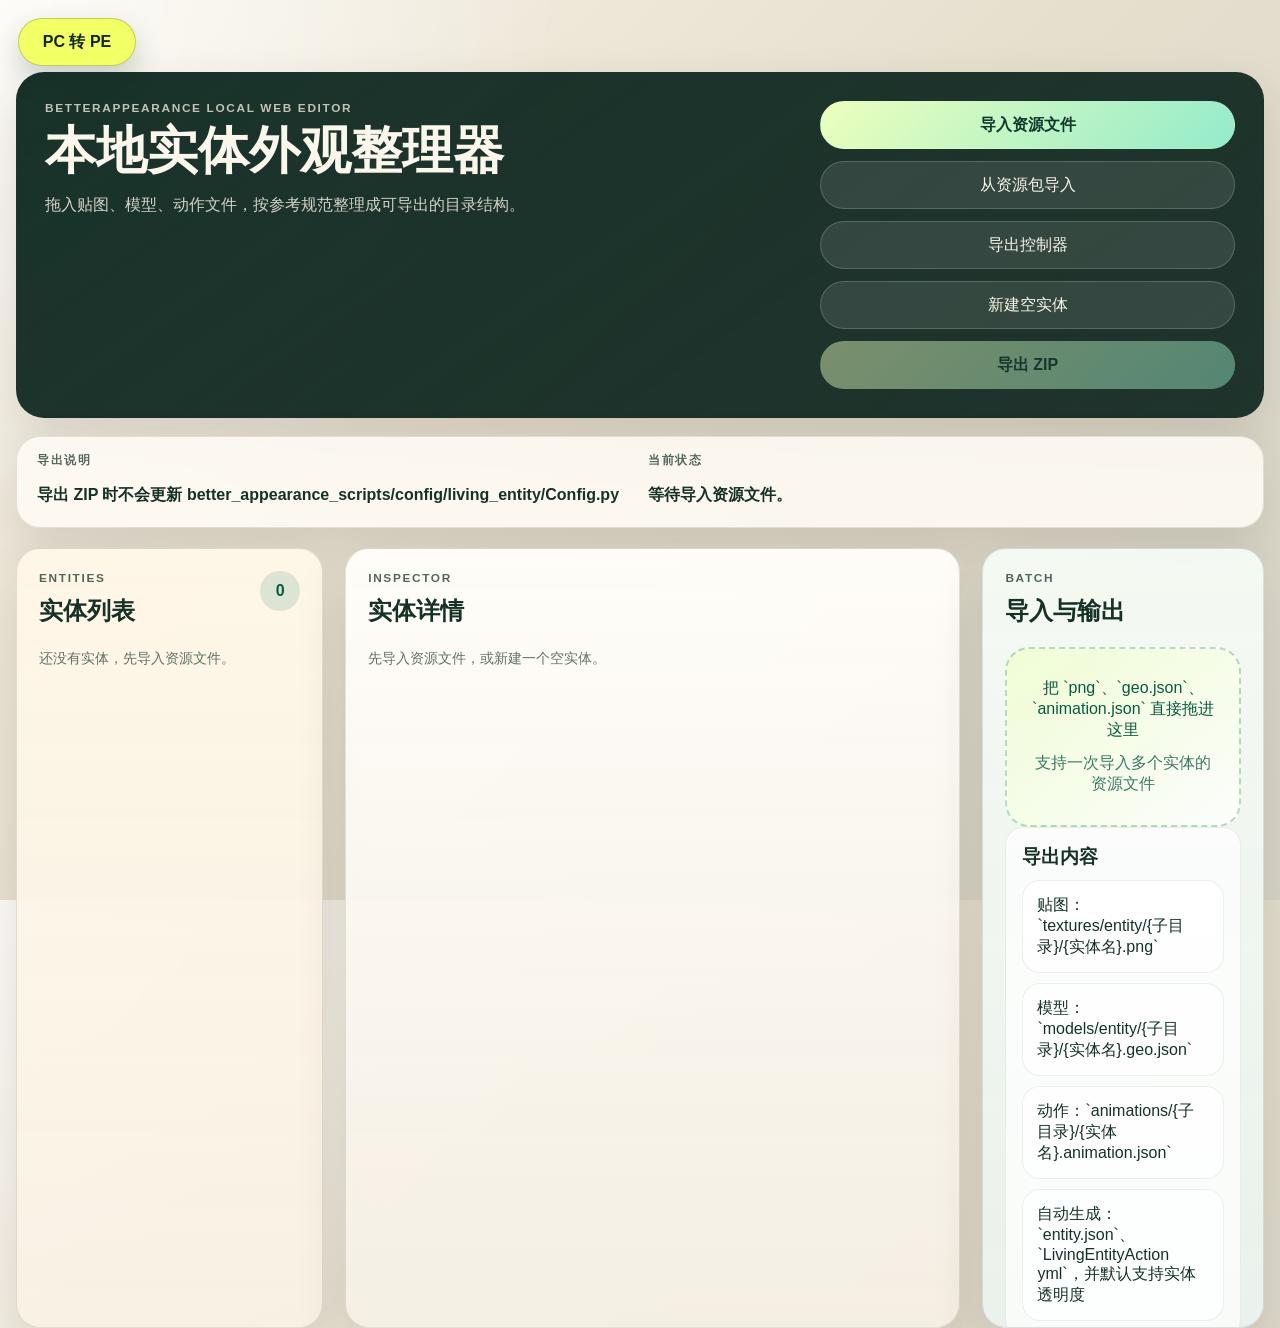
<file: index.html>
<!DOCTYPE html>
<html lang="zh-CN">
<head>
    <meta charset="utf-8">
    <meta name="viewport" content="width=device-width, initial-scale=1">
    <title>BetterAppearance 本地资源整理器</title>
    <link rel="stylesheet" href="./styles.css?v=export-format-1122-20260630">
</head>
<body class="editor-page">
    <div class="app-shell">
        <nav class="global-toolbar" aria-label="全局工具">
            <a class="button secondary global-tool-button" href="./pc-to-pe.html" target="_blank" rel="noopener">PC 转 PE</a>
        </nav>

        <header class="hero">
            <div class="hero-copy">
                <p class="eyebrow">BetterAppearance Local Web Editor</p>
                <h1>本地实体外观整理器</h1>
                <p class="hero-text">
                    拖入贴图、模型、动作文件，按参考规范整理成可导出的目录结构。
                </p>
            </div>
            <div class="hero-actions">
                <label class="button primary file-button">
                    导入资源文件
                    <input id="resourceInput" type="file" multiple accept=".png,.json">
                </label>
                <label class="button secondary file-button">
                    从资源包导入
                    <input id="resourcePackInput" type="file" webkitdirectory directory multiple>
                </label>
                <button id="exportUseControllersButton" class="button secondary" type="button">导出控制器</button>
                <button id="newEntityButton" class="button secondary" type="button">新建空实体</button>
                <button id="exportButton" class="button primary" type="button">导出 ZIP</button>
            </div>
        </header>

        <section class="status-strip">
            <div class="status-block">
                <span class="status-label">导出说明</span>
                <strong id="projectStatus">最新版组件已经不需要更新 better_appearance_beh\better_appearance_scripts\config\living_entity\Config.py</strong>
            </div>
            <div class="status-block">
                <span class="status-label">当前状态</span>
                <strong id="statusText">等待导入资源文件。</strong>
            </div>
        </section>

        <main class="workspace">
            <aside class="panel panel-list">
                <div class="panel-head">
                    <div>
                        <p class="panel-kicker">Entities</p>
                        <h2>实体列表</h2>
                    </div>
                    <span id="entityCount" class="count-badge">0</span>
                </div>
                <ul id="entityList" class="entity-list"></ul>
            </aside>

            <section class="panel panel-detail">
                <div class="panel-head">
                    <div>
                        <p class="panel-kicker">Inspector</p>
                        <h2>实体详情</h2>
                    </div>
                </div>
                <div id="inspector" class="inspector empty-state">
                    先导入资源文件，或新建一个空实体。
                </div>
            </section>

            <aside class="panel panel-drop">
                <div class="panel-head">
                    <div>
                        <p class="panel-kicker">Batch</p>
                        <h2>导入与输出</h2>
                    </div>
                </div>

                <div id="dropZone" class="drop-zone" tabindex="0">
                    <p>把 `png`、`geo.json`、`animation.json` 直接拖进这里</p>
                    <span>支持一次导入多个实体的资源文件</span>
                </div>

                <section class="info-card">
                    <h3>导出内容</h3>
                    <ul class="simple-list">
                        <li>贴图：`textures/entity/{子目录}/{实体名}.png`</li>
                        <li>模型：`models/entity/{子目录}/{实体名}.geo.json`</li>
                        <li>动作：`animations/{子目录}/{实体名}.animation.json`</li>
                        <li>自动生成：`entity.json`、`LivingEntityAction yml`，并默认支持实体透明度</li>
                    </ul>
                </section>

                <section class="info-card">
                    <h3>输出预览</h3>
                    <div id="outputPreview" class="output-preview">选中实体后可查看输出路径。</div>
                </section>

                <section class="info-card">
                    <h3>最近消息</h3>
                    <ul id="messageList" class="message-list"></ul>
                </section>
            </aside>
        </main>
    </div>

    <input id="assignInput" type="file" hidden>

    <script src="./vendor/jszip.min.js"></script>
    <script src="./controller-manifest.js"></script>
    <script src="./app.js?v=body-root-conflict-fix-20260702"></script>
</body>
</html>
</file>
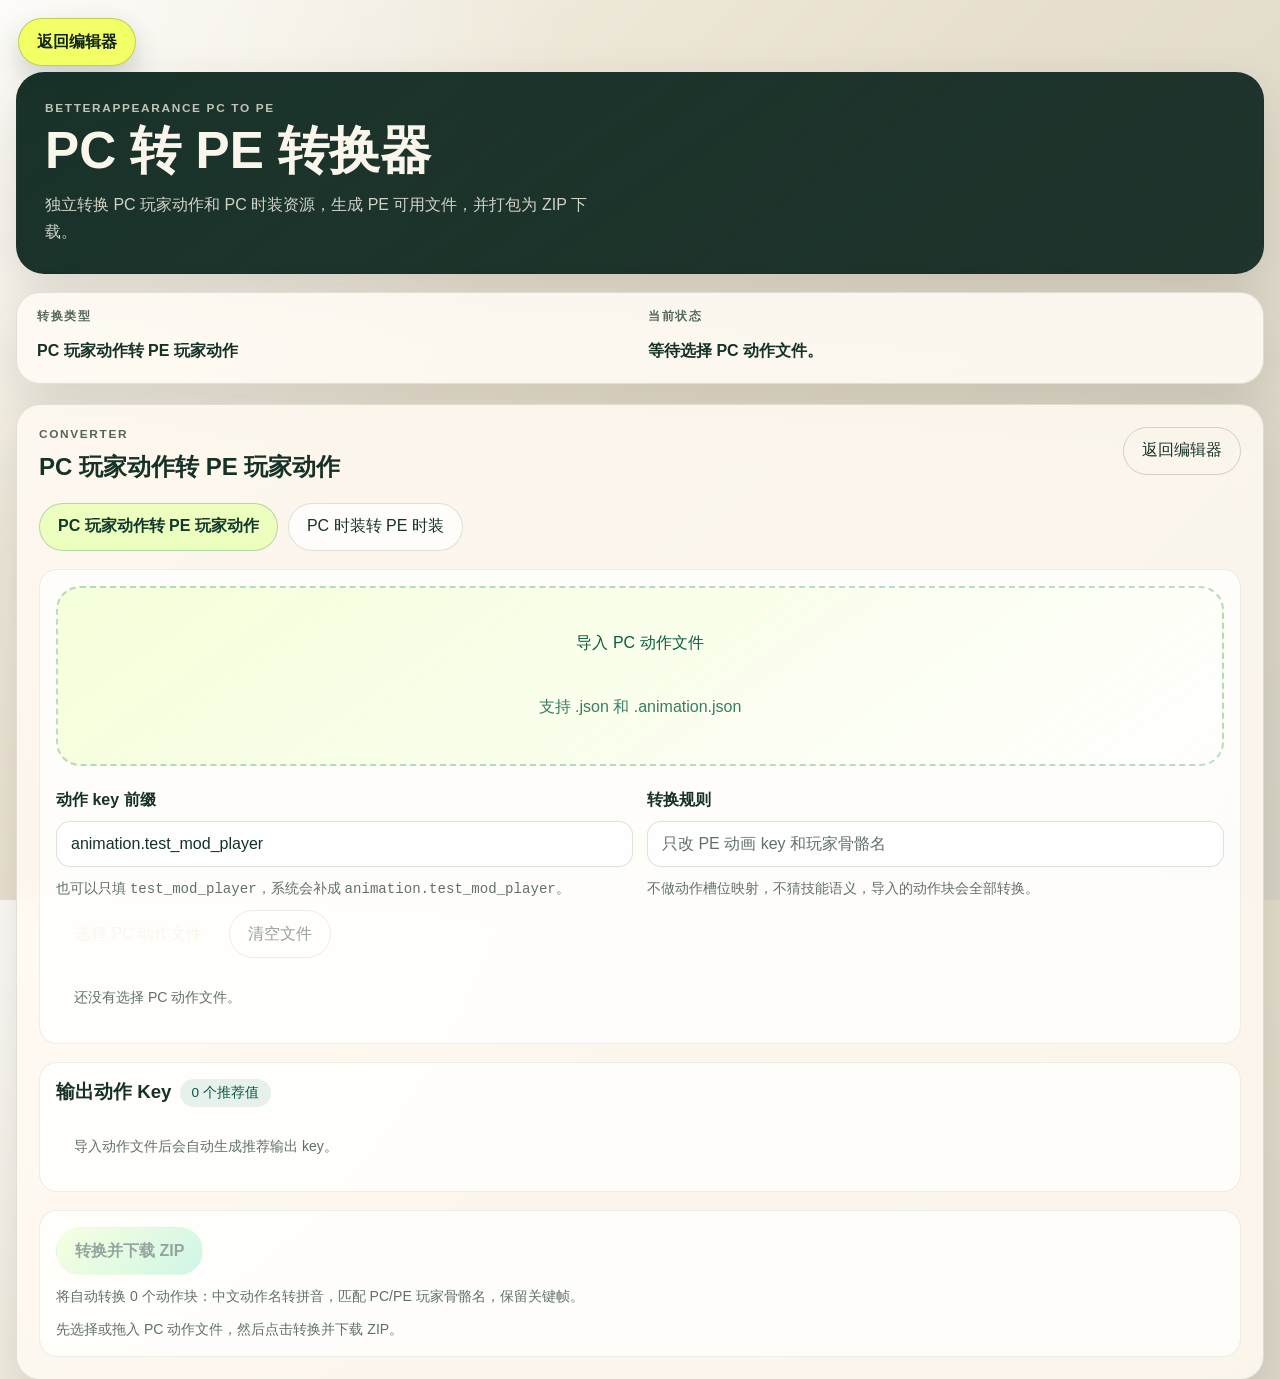
<file: pc-to-pe.html>
<!DOCTYPE html>
<html lang="zh-CN">
<head>
    <meta charset="utf-8">
    <meta name="viewport" content="width=device-width, initial-scale=1">
    <title>PC 转 PE 转换器</title>
    <link rel="stylesheet" href="./styles.css">
</head>
<body>
    <div class="app-shell">
        <nav class="global-toolbar" aria-label="全局工具">
            <a class="button secondary global-tool-button" href="./index.html">返回编辑器</a>
        </nav>

        <header class="hero hero-single">
            <div class="hero-copy">
                <p class="eyebrow">BetterAppearance PC To PE</p>
                <h1>PC 转 PE 转换器</h1>
                <p class="hero-text">
                    独立转换 PC 玩家动作和 PC 时装资源，生成 PE 可用文件，并打包为 ZIP 下载。
                </p>
            </div>
        </header>

        <section class="status-strip">
            <div class="status-block">
                <span class="status-label">转换类型</span>
                <strong id="converterTypeText">PC 玩家动作转 PE 玩家动作</strong>
            </div>
            <div class="status-block">
                <span class="status-label">当前状态</span>
                <strong id="converterStatusText">等待选择 PC 动作文件。</strong>
            </div>
        </section>

        <main class="converter-workspace">
            <div id="converterRoot"></div>
        </main>
    </div>

    <input id="pcActionInput" type="file" multiple accept=".json,.animation.json" hidden>
    <input id="pcCostumeInput" type="file" multiple accept=".png,.json,.geo.json,.animation.json" hidden>

    <script src="./vendor/jszip.min.js"></script>
    <script src="./vendor/pinyin-pro.js"></script>
    <script src="./pc-to-pe-core.js?v=armor-split-20260812"></script>
    <script src="./pc-to-pe.js?v=armor-split-20260812"></script>
</body>
</html>
</file>
<file: styles.css>
:root {
    --bg-accent: radial-gradient(circle at top left, rgba(255, 255, 255, 0.75), transparent 36%),
        linear-gradient(135deg, #f7f2e6 0%, #e6dfce 50%, #d7d4c7 100%);
    --panel-border: rgba(24, 47, 38, 0.12);
    --text: #163227;
    --text-soft: #617168;
    --text-inverse: #fbf6ec;
    --accent: #0c7c59;
    --accent-strong: #0a5a42;
    --accent-soft: rgba(12, 124, 89, 0.14);
    --danger: #a53f2b;
    --danger-soft: rgba(165, 63, 43, 0.12);
    --shadow: 0 20px 50px rgba(47, 43, 31, 0.14);
    --radius: 24px;
    --grid-gap: 22px;
    --side-panel-left: clamp(280px, 24vw, 340px);
    --side-panel-right: clamp(260px, 22vw, 300px);
    --font-sans: "Bahnschrift", "Segoe UI Variable", "Microsoft YaHei UI", sans-serif;
}

* {
    box-sizing: border-box;
}

html,
body {
    height: 100%;
}

body {
    margin: 0;
    font-family: var(--font-sans);
    color: var(--text);
    background: var(--bg-accent);
}

body.editor-page {
    overflow: auto;
}

button,
input,
select {
    font: inherit;
}

.app-shell {
    width: min(1440px, calc(100vw - 32px));
    margin: 72px auto 28px;
}

.editor-page .app-shell {
    width: calc(100vw - 32px);
    min-height: calc(100vh - 100px);
    display: flex;
    flex-direction: column;
}

.hero,
.status-strip,
.panel {
    border: 1px solid var(--panel-border);
    box-shadow: var(--shadow);
}

.hero {
    display: grid;
    grid-template-columns: minmax(0, 1.8fr) minmax(320px, 1fr);
    gap: 28px;
    padding: 28px;
    border-radius: 28px;
    background:
        linear-gradient(145deg, rgba(20, 46, 37, 0.98), rgba(10, 33, 26, 0.9)),
        linear-gradient(120deg, rgba(255, 255, 255, 0.18), transparent 45%);
    color: var(--text-inverse);
}

.hero-copy:last-child {
    max-width: 820px;
}

.hero.hero-single {
    grid-template-columns: minmax(0, 1fr);
}

.eyebrow,
.panel-kicker,
.status-label {
    margin: 0 0 10px;
    text-transform: uppercase;
    letter-spacing: 0.14em;
    font-size: 0.74rem;
    font-weight: 700;
    opacity: 0.74;
}

.hero h1,
.panel-head h2 {
    margin: 0;
}

.hero h1 {
    font-size: clamp(2rem, 4vw, 3.2rem);
    line-height: 1;
}

.hero-text {
    max-width: 62ch;
    margin: 16px 0 0;
    color: rgba(251, 246, 236, 0.82);
    line-height: 1.65;
}

.hero-actions {
    display: grid;
    align-content: start;
    gap: 12px;
}

.button {
    appearance: none;
    display: inline-flex;
    align-items: center;
    justify-content: center;
    gap: 8px;
    min-height: 48px;
    padding: 0 18px;
    border-radius: 999px;
    border: 1px solid transparent;
    cursor: pointer;
    text-decoration: none;
    transition: transform 180ms ease, background-color 180ms ease, border-color 180ms ease, color 180ms ease;
}

.button:hover {
    transform: translateY(-1px);
}

.button.primary {
    background: linear-gradient(135deg, #ecffbd 0%, #94ebcb 100%);
    color: #12392d;
    font-weight: 700;
}

.button.secondary {
    background: rgba(255, 255, 255, 0.1);
    color: var(--text-inverse);
    border-color: rgba(255, 255, 255, 0.18);
}

.button.secondary.is-active {
    background: rgba(236, 255, 189, 0.92);
    color: #12392d;
    border-color: rgba(236, 255, 189, 0.72);
    font-weight: 700;
}

.global-toolbar {
    position: fixed;
    top: 18px;
    left: 18px;
    z-index: 20;
}

.button.global-tool-button {
    min-width: 118px;
    background: #f2ff65;
    color: #10261e;
    border-color: rgba(16, 38, 30, 0.22);
    box-shadow: 0 12px 28px rgba(16, 38, 30, 0.2);
    font-weight: 800;
}

.button.global-tool-button:hover {
    background: #dfff32;
}

.button.ghost {
    background: transparent;
    color: var(--text);
    border-color: rgba(17, 47, 38, 0.18);
}

.button.danger {
    background: var(--danger-soft);
    color: var(--danger);
    border-color: rgba(165, 63, 43, 0.18);
}

.button:disabled {
    opacity: 0.45;
    cursor: not-allowed;
    transform: none;
}

.startup-overlay {
    position: fixed;
    inset: 0;
    z-index: 50;
    display: grid;
    place-items: center;
    padding: 24px;
    background: rgba(12, 30, 24, 0.58);
    backdrop-filter: blur(14px);
}

.startup-overlay[hidden] {
    display: none;
}

.startup-card {
    width: min(560px, calc(100vw - 32px));
    padding: 28px;
    border-radius: 28px;
    border: 1px solid rgba(255, 255, 255, 0.18);
    background: linear-gradient(180deg, rgba(255, 252, 245, 0.98), rgba(246, 241, 232, 0.96));
    box-shadow: 0 30px 80px rgba(0, 0, 0, 0.2);
}

.startup-card h2 {
    margin: 0;
}

.startup-text {
    margin: 16px 0 22px;
    color: var(--text-soft);
    line-height: 1.7;
}

.startup-hint {
    margin: 0 0 8px;
    font-size: 0.82rem;
    font-weight: 700;
    letter-spacing: 0.08em;
    text-transform: uppercase;
    color: var(--text-soft);
}

.startup-path {
    display: block;
    margin-bottom: 20px;
    padding: 12px 14px;
    border-radius: 16px;
    background: rgba(22, 50, 39, 0.08);
    color: var(--text);
    line-height: 1.6;
    white-space: normal;
    word-break: break-all;
}

.file-button input {
    display: none;
}

.status-strip {
    margin-top: 18px;
    display: grid;
    grid-template-columns: repeat(2, minmax(0, 1fr));
    gap: 16px;
    align-items: center;
    padding: 16px 20px;
    border-radius: var(--radius);
    background: rgba(255, 252, 245, 0.86);
    backdrop-filter: blur(18px);
}

.status-block {
    display: grid;
    gap: 6px;
}

.status-block strong {
    min-height: 1.6em;
}

.workspace {
    margin-top: 20px;
    height: calc(100vh - 120px);
    min-height: 620px;
    flex: none;
    display: grid;
    grid-template-columns: var(--side-panel-left) minmax(0, 1fr) var(--side-panel-right);
    grid-template-areas: "list detail drop";
    gap: var(--grid-gap);
    align-items: stretch;
}

.converter-workspace {
    margin-top: 20px;
}

.panel {
    min-height: 0;
    height: 100%;
    padding: 22px;
    border-radius: var(--radius);
    background: rgba(255, 250, 242, 0.86);
    backdrop-filter: blur(14px);
    overflow-y: auto;
    overscroll-behavior: contain;
}

.panel-list {
    grid-area: list;
    background: linear-gradient(180deg, rgba(255, 247, 232, 0.96), rgba(248, 241, 228, 0.92));
}

.panel-detail {
    grid-area: detail;
    background: linear-gradient(180deg, rgba(255, 253, 249, 0.98), rgba(245, 239, 228, 0.94));
}

.panel-drop {
    grid-area: drop;
    background: linear-gradient(180deg, rgba(245, 250, 244, 0.96), rgba(234, 243, 238, 0.94));
}

.panel-head {
    display: flex;
    align-items: start;
    justify-content: space-between;
    gap: 16px;
    margin-bottom: 20px;
}

.count-badge {
    display: inline-flex;
    align-items: center;
    justify-content: center;
    min-width: 40px;
    height: 40px;
    border-radius: 999px;
    background: var(--accent-soft);
    color: var(--accent-strong);
    font-weight: 700;
}

.entity-list,
.message-list,
.simple-list {
    margin: 0;
    padding: 0;
    list-style: none;
}

.entity-list,
.message-list,
.simple-list,
.file-stack,
.detail-actions {
    display: grid;
    gap: 10px;
}

.entity-item {
    display: grid;
    gap: 8px;
    width: 100%;
    padding: 14px 16px;
    border-radius: 18px;
    border: 1px solid rgba(22, 50, 39, 0.08);
    background: rgba(255, 255, 255, 0.56);
    cursor: pointer;
    text-align: left;
    transition: border-color 180ms ease, transform 180ms ease, background-color 180ms ease;
}

.entity-item:hover {
    transform: translateY(-1px);
    border-color: rgba(12, 124, 89, 0.24);
}

.entity-item.is-selected {
    border-color: rgba(12, 124, 89, 0.34);
    background: linear-gradient(180deg, rgba(236, 255, 189, 0.6), rgba(255, 255, 255, 0.84));
}

.entity-item-top,
.file-card-header {
    display: flex;
    justify-content: space-between;
    gap: 12px;
    align-items: center;
}

.entity-title,
.file-title {
    margin: 0;
    font-size: 1rem;
    font-weight: 700;
}

.entity-subtitle,
.file-name,
.field-hint,
.slot-card p,
.empty-state,
.output-preview {
    margin: 0;
    font-size: 0.88rem;
    color: var(--text-soft);
    line-height: 1.6;
    word-break: break-all;
}

.chip-row,
.slot-grid,
.detail-actions,
.file-actions {
    display: flex;
    flex-wrap: wrap;
    gap: 8px;
}

.chip {
    display: inline-flex;
    align-items: center;
    gap: 6px;
    min-height: 28px;
    padding: 0 12px;
    border-radius: 999px;
    background: rgba(12, 124, 89, 0.1);
    color: var(--accent-strong);
    font-size: 0.85rem;
}

.chip.muted {
    background: rgba(22, 50, 39, 0.07);
    color: var(--text-soft);
}

.chip.warn {
    background: rgba(165, 63, 43, 0.12);
    color: var(--danger);
}

.inspector {
    display: grid;
    gap: 18px;
}

.inspector.is-file-dragging {
    outline: 2px dashed rgba(12, 124, 89, 0.55);
    outline-offset: 6px;
}

.form-grid {
    display: grid;
    grid-template-columns: repeat(2, minmax(0, 1fr));
    gap: 14px;
}

.field,
.section-card,
.info-card,
.file-card,
.slot-card {
    display: grid;
    gap: 10px;
}

.field.field-wide {
    grid-column: 1 / -1;
}

.field label {
    font-weight: 700;
}

.field-label-with-icon {
    display: inline-flex;
    align-items: center;
    gap: 8px;
    width: fit-content;
}

.field-label-icon {
    position: relative;
    display: inline-grid;
    place-items: center;
    width: 24px;
    height: 24px;
    flex: 0 0 24px;
    border-radius: 9px;
    border: 1px solid rgba(22, 50, 39, 0.12);
    background: linear-gradient(145deg, rgba(12, 124, 89, 0.12), rgba(255, 255, 255, 0.85));
    box-shadow: inset 0 1px 0 rgba(255, 255, 255, 0.82);
}

.field-label-icon::before,
.field-label-icon::after {
    content: "";
    position: absolute;
    box-sizing: border-box;
}

.field-label-icon-box-width::before {
    width: 15px;
    height: 9px;
    border: 2px solid #0c7c59;
    border-radius: 3px;
}

.field-label-icon-box-width::after {
    width: 18px;
    height: 2px;
    background: #0c7c59;
    border-radius: 999px;
}

.field-label-icon-box-height::before {
    width: 9px;
    height: 15px;
    border: 2px solid #0c7c59;
    border-radius: 3px;
}

.field-label-icon-box-height::after {
    width: 2px;
    height: 18px;
    background: #0c7c59;
    border-radius: 999px;
}

.field-label-icon-scale::before,
.field-label-icon-board-scale::before {
    width: 13px;
    height: 13px;
    border-top: 2px solid #0c7c59;
    border-right: 2px solid #0c7c59;
    transform: rotate(-45deg);
}

.field-label-icon-scale::after,
.field-label-icon-board-scale::after {
    width: 10px;
    height: 10px;
    left: 5px;
    bottom: 5px;
    border-left: 2px solid rgba(12, 124, 89, 0.55);
    border-bottom: 2px solid rgba(12, 124, 89, 0.55);
}

.field-label-icon-opacity::before {
    width: 13px;
    height: 16px;
    border-radius: 10px 10px 10px 3px;
    background: linear-gradient(135deg, rgba(12, 124, 89, 0.95) 0 50%, rgba(12, 124, 89, 0.22) 50% 100%);
    transform: rotate(35deg);
}

.field-label-icon-red::before,
.field-label-icon-green::before,
.field-label-icon-blue::before,
.field-label-icon-text-color::before,
.field-label-icon-background::before {
    width: 13px;
    height: 13px;
    border-radius: 999px;
}

.field-label-icon-red::before {
    background: #dc4b3f;
}

.field-label-icon-green::before {
    background: #31a66a;
}

.field-label-icon-blue::before {
    background: #3478df;
}

.field-label-icon-text-color::before {
    background: linear-gradient(90deg, #10261e, #0c7c59);
}

.field-label-icon-text-color::after {
    width: 12px;
    height: 2px;
    bottom: 5px;
    background: #0c7c59;
    border-radius: 999px;
}

.field-label-icon-background::before {
    width: 15px;
    height: 12px;
    border-radius: 4px;
    background: linear-gradient(135deg, #10261e, rgba(12, 124, 89, 0.45));
}

.field-label-icon-brightness::before {
    width: 12px;
    height: 12px;
    border-radius: 999px;
    background: #f3b83d;
    box-shadow: 0 0 0 4px rgba(243, 184, 61, 0.2);
}

.field-label-icon-light::before {
    width: 14px;
    height: 14px;
    border-radius: 999px;
    background: #f3b83d;
}

.field-label-icon-light::after {
    width: 20px;
    height: 2px;
    background: rgba(22, 50, 39, 0.72);
    transform: rotate(-35deg);
}

.field-label-icon-health::before,
.field-label-icon-boss::before {
    width: 16px;
    height: 8px;
    border: 2px solid #0c7c59;
    border-radius: 999px;
}

.field-label-icon-health::after,
.field-label-icon-boss::after {
    width: 10px;
    height: 4px;
    background: #31a66a;
    border-radius: 999px;
}

.field-label-icon-boss::before {
    border-color: #a53f2b;
}

.field-label-icon-boss::after {
    background: #a53f2b;
}

.field-label-icon-segments::before {
    width: 16px;
    height: 11px;
    background:
        linear-gradient(90deg, #0c7c59 0 2px, transparent 2px 4px) 0 0 / 4px 100%,
        rgba(12, 124, 89, 0.18);
    border: 1px solid rgba(12, 124, 89, 0.55);
    border-radius: 3px;
}

.field-label-icon-sync::before {
    width: 14px;
    height: 14px;
    border: 2px solid #0c7c59;
    border-left-color: transparent;
    border-radius: 999px;
}

.field-label-icon-sync::after {
    right: 4px;
    top: 4px;
    width: 6px;
    height: 6px;
    border-top: 2px solid #0c7c59;
    border-right: 2px solid #0c7c59;
    transform: rotate(35deg);
}

.field-label-icon-title-text::before {
    width: 14px;
    height: 11px;
    border: 2px solid #0c7c59;
    border-radius: 4px;
}

.field-label-icon-title-text::after {
    width: 7px;
    height: 2px;
    background: #0c7c59;
    border-radius: 999px;
}

.field-label-icon-offset::before {
    width: 15px;
    height: 2px;
    background: #0c7c59;
}

.field-label-icon-offset::after {
    width: 7px;
    height: 7px;
    right: 4px;
    border-top: 2px solid #0c7c59;
    border-right: 2px solid #0c7c59;
    transform: rotate(45deg);
}

.field-label-icon-rotation::before {
    width: 14px;
    height: 14px;
    border: 2px solid #0c7c59;
    border-right-color: transparent;
    border-radius: 999px;
}

.field-label-icon-rotation::after {
    right: 4px;
    top: 5px;
    width: 6px;
    height: 6px;
    border-top: 2px solid #0c7c59;
    border-right: 2px solid #0c7c59;
    transform: rotate(12deg);
}

.field-label-icon-depth::before {
    width: 14px;
    height: 10px;
    border: 2px solid rgba(12, 124, 89, 0.55);
    border-radius: 4px;
    transform: translate(-2px, 2px);
}

.field-label-icon-depth::after {
    width: 14px;
    height: 10px;
    border: 2px solid #0c7c59;
    border-radius: 4px;
    background: rgba(255, 255, 255, 0.4);
    transform: translate(2px, -2px);
}

.field input,
.field select,
.slot-card input,
.slot-card select,
.readonly-field {
    min-height: 46px;
    padding: 0 14px;
    border-radius: 14px;
    border: 1px solid rgba(22, 50, 39, 0.14);
    background: rgba(255, 255, 255, 0.92);
    color: var(--text);
}

.readonly-field {
    display: flex;
    align-items: center;
    color: var(--text-soft);
}

.color-editor,
.alpha-editor {
    display: grid;
    gap: 10px;
}

.color-editor-main {
    display: grid;
    grid-template-columns: 86px minmax(0, 1fr);
    gap: 10px;
    align-items: stretch;
}

.color-picker-input {
    width: 100%;
    min-width: 0;
    min-height: 46px;
    padding: 4px;
    border-radius: 14px;
    cursor: pointer;
}

.alpha-editor {
    grid-template-columns: auto minmax(0, 1fr);
    align-items: center;
}

.alpha-label {
    font-size: 0.84rem;
    color: var(--text-soft);
    white-space: nowrap;
}

.alpha-input {
    width: 100%;
}

.section-card,
.info-card,
.file-card,
.slot-card,
.simple-list li,
.message-list li,
.output-line {
    border-radius: 18px;
    border: 1px solid rgba(22, 50, 39, 0.08);
    background: rgba(255, 255, 255, 0.7);
}

.section-card,
.info-card {
    padding: 16px;
}

.section-card h3,
.info-card h3,
.slot-card h4 {
    margin: 0;
}

.file-card,
.slot-card,
.simple-list li,
.message-list li,
.output-line {
    padding: 14px;
}

.slot-grid {
    display: grid;
    grid-template-columns: repeat(2, minmax(0, 1fr));
}

.button.mini {
    min-height: 34px;
    padding: 0 12px;
    font-size: 0.84rem;
}

.inspector-mode-card {
    grid-template-columns: minmax(0, 1fr) auto;
    align-items: center;
}

.inspector-mode-switch {
    display: flex;
    flex-wrap: wrap;
    gap: 8px;
}

.inspector-mode-switch .button.secondary {
    background: rgba(12, 124, 89, 0.88);
    color: var(--text-inverse);
    border-color: rgba(12, 124, 89, 0.28);
}

.inspector-mode-switch .button.secondary.is-active,
.inspector-mode-switch .button.ghost.is-active {
    background: linear-gradient(135deg, #ecffbd 0%, #94ebcb 100%);
    color: #12392d;
    border-color: rgba(12, 124, 89, 0.28);
    font-weight: 800;
}

.connection-assembly-card {
    display: grid;
    gap: 14px;
    background:
        linear-gradient(135deg, rgba(12, 124, 89, 0.08), rgba(255, 255, 255, 0.72)),
        rgba(255, 255, 255, 0.68);
}

.assembly-diagnostic-list {
    display: grid;
    gap: 8px;
}

.assembly-diagnostic-item {
    display: grid;
    grid-template-columns: auto minmax(0, 1fr);
    gap: 10px;
    align-items: start;
    padding: 10px 12px;
    border-radius: 14px;
    border: 1px solid rgba(22, 50, 39, 0.08);
    background: rgba(255, 255, 255, 0.66);
}

.assembly-diagnostic-item strong {
    min-width: 42px;
}

.assembly-diagnostic-item.error {
    color: var(--danger);
    border-color: rgba(165, 63, 43, 0.2);
    background: var(--danger-soft);
}

.assembly-diagnostic-item.warning {
    color: #86610a;
    border-color: rgba(194, 106, 19, 0.24);
    background: rgba(255, 192, 93, 0.16);
}

.assembly-diagnostic-item.info {
    color: var(--accent-strong);
    border-color: rgba(12, 124, 89, 0.18);
    background: var(--accent-soft);
}

.assembly-summary-grid {
    display: grid;
    grid-template-columns: repeat(3, minmax(0, 1fr));
    gap: 12px;
}

.assembly-summary-card {
    display: grid;
    gap: 8px;
    padding: 14px;
    border-radius: 18px;
    border: 1px solid rgba(12, 124, 89, 0.14);
    background: rgba(255, 255, 255, 0.72);
}

.assembly-summary-card.is-disabled {
    opacity: 0.72;
    border-style: dashed;
}

.assembly-summary-card p {
    margin: 0;
    color: var(--text-soft);
    line-height: 1.55;
    word-break: break-all;
}

.assembly-summary-wide {
    grid-column: span 3;
}

.assembly-summary-head,
.assembly-track-row {
    display: flex;
    align-items: center;
    gap: 8px;
}

.assembly-summary-head {
    justify-content: space-between;
}

.assembly-track-list {
    display: grid;
    gap: 8px;
}

.assembly-track-row {
    flex-wrap: wrap;
    padding: 8px 10px;
    border-radius: 14px;
    background: rgba(22, 50, 39, 0.05);
    color: var(--text-soft);
    line-height: 1.5;
}

.assembly-mode-actions {
    display: flex;
    flex-wrap: wrap;
    justify-content: flex-end;
    gap: 8px;
}

.assembly-editor {
    display: grid;
    gap: 14px;
}

.assembly-editor-block,
.assembly-skill-card {
    display: grid;
    gap: 12px;
    padding: 14px;
    border-radius: 18px;
    border: 1px solid rgba(22, 50, 39, 0.1);
    background: rgba(255, 255, 255, 0.66);
}

.assembly-editor-block h4,
.assembly-skill-card h4 {
    margin: 0;
}

.assembly-editor-head {
    display: flex;
    align-items: center;
    justify-content: space-between;
    gap: 12px;
}

.assembly-skill-editor {
    border-color: rgba(47, 98, 201, 0.18);
    background:
        linear-gradient(135deg, rgba(47, 98, 201, 0.06), rgba(255, 255, 255, 0.74)),
        rgba(255, 255, 255, 0.62);
}

.assembly-skill-list {
    display: grid;
    gap: 12px;
}

.assembly-skill-card {
    border-color: rgba(47, 98, 201, 0.18);
}

.assembly-visual-board {
    grid-template-columns: minmax(220px, 0.95fr) minmax(260px, 1.12fr) minmax(220px, 0.95fr);
    align-items: start;
    gap: 28px;
    padding: 18px;
    border-radius: 22px;
    border: 1px solid rgba(22, 50, 39, 0.12);
    background:
        radial-gradient(circle at 18% 12%, rgba(20, 218, 185, 0.1), transparent 28%),
        radial-gradient(circle at 76% 24%, rgba(255, 185, 84, 0.16), transparent 24%),
        rgba(255, 255, 255, 0.58);
    overflow: hidden;
}

.assembly-visual-column {
    position: relative;
    z-index: 1;
    display: grid;
    gap: 12px;
    min-width: 0;
}

.assembly-column-head {
    display: grid;
    gap: 4px;
    padding: 0 4px 4px;
}

.assembly-column-head strong {
    font-size: 1rem;
}

.assembly-column-head span {
    color: var(--text-soft);
    font-size: 0.86rem;
    line-height: 1.45;
}

.assembly-resource-group {
    display: grid;
    gap: 8px;
    padding: 12px;
    border-radius: 18px;
    border: 1px solid var(--graph-accent-border, rgba(22, 50, 39, 0.14));
    background: linear-gradient(180deg, var(--graph-accent-faint, rgba(255, 255, 255, 0.62)), rgba(255, 255, 255, 0.66));
}

.assembly-resource-group h4 {
    margin: 0;
    color: var(--graph-accent-strong, var(--text));
}

.assembly-graph-node,
.assembly-role-node,
.assembly-output-node {
    position: relative;
    z-index: 1;
    display: grid;
    gap: 8px;
    padding: 12px;
    border-radius: 18px;
    border: 1px solid rgba(22, 50, 39, 0.12);
    background: rgba(255, 255, 255, 0.84);
    box-shadow: 0 10px 24px rgba(22, 50, 39, 0.08);
}

.assembly-graph-node {
    border-color: var(--graph-accent-border, rgba(22, 50, 39, 0.16));
    border-left: 5px solid var(--graph-accent-line, rgba(12, 124, 89, 0.65));
}

.assembly-graph-node strong,
.assembly-role-node strong,
.assembly-output-node strong {
    overflow: hidden;
    text-overflow: ellipsis;
    white-space: nowrap;
}

.assembly-graph-node small {
    color: var(--text-soft);
    overflow: hidden;
    text-overflow: ellipsis;
    white-space: nowrap;
}

.assembly-role-node {
    background:
        linear-gradient(135deg, rgba(235, 76, 137, 0.1), rgba(255, 255, 255, 0.84)),
        rgba(255, 255, 255, 0.78);
    border-color: rgba(235, 76, 137, 0.2);
}

.assembly-role-node.is-disabled {
    opacity: 0.58;
    border-style: dashed;
}

.assembly-role-node-head {
    display: flex;
    align-items: center;
    justify-content: space-between;
    gap: 10px;
}

.assembly-connection-slot,
.assembly-output-key {
    min-height: 32px;
    display: flex;
    align-items: center;
    padding: 7px 10px;
    border-radius: 999px;
    border: 1px solid var(--graph-accent-border, rgba(22, 50, 39, 0.12));
    background: var(--graph-accent-faint, rgba(22, 50, 39, 0.05));
    color: var(--graph-accent-strong, var(--text));
    font-size: 0.86rem;
    font-weight: 800;
}

.assembly-output-node {
    background:
        linear-gradient(135deg, rgba(255, 185, 84, 0.14), rgba(255, 255, 255, 0.86)),
        rgba(255, 255, 255, 0.78);
    border-color: rgba(194, 106, 19, 0.18);
}

.assembly-output-key.is-muted {
    color: var(--text-soft);
    border-style: dashed;
    background: rgba(22, 50, 39, 0.04);
}

.assembly-visual-board .connection-board-lines {
    z-index: 0;
}

.assembly-track-board {
    display: grid;
    gap: 12px;
    padding: 14px;
    border-radius: 18px;
    border: 1px solid rgba(22, 50, 39, 0.12);
    background: rgba(255, 255, 255, 0.72);
    overflow: hidden;
}

.assembly-track-board.is-dragging {
    border-color: rgba(12, 124, 89, 0.46);
    background: rgba(236, 255, 189, 0.18);
}

.assembly-import-bar {
    display: flex;
    align-items: center;
    justify-content: space-between;
    gap: 14px;
    padding: 12px 14px;
    border-radius: 16px;
    border: 1px dashed rgba(12, 124, 89, 0.26);
    background: rgba(236, 255, 189, 0.22);
}

.assembly-import-bar.is-dragging {
    border-color: rgba(12, 124, 89, 0.58);
    background: rgba(236, 255, 189, 0.48);
}

.assembly-import-bar strong,
.assembly-import-bar p {
    margin: 0;
}

.assembly-track-toolbar {
    position: relative;
    z-index: 1;
    display: flex;
    align-items: center;
    justify-content: space-between;
    gap: 12px;
}

.assembly-track-toolbar h4,
.assembly-track-toolbar p {
    margin: 0;
}

.assembly-track-table {
    position: relative;
    z-index: 1;
    display: grid;
    gap: 6px;
    min-width: 1320px;
}

.assembly-track-scroll {
    position: relative;
    z-index: 1;
    overflow-x: auto;
    overflow-y: hidden;
    padding-bottom: 4px;
    scrollbar-width: thin;
}

.assembly-track-head,
.assembly-track-row-compact {
    display: grid;
    grid-template-columns: 170px minmax(220px, 1fr) minmax(220px, 1fr) minmax(240px, 1fr) minmax(360px, 1.25fr);
    gap: 12px;
    align-items: start;
}

.assembly-track-head {
    padding: 0 8px;
    color: var(--text-soft);
    font-size: 0.78rem;
    font-weight: 800;
}

.assembly-track-row-compact {
    padding: 8px;
    border-radius: 14px;
    border: 1px solid rgba(22, 50, 39, 0.1);
    background: rgba(255, 255, 255, 0.84);
}

.assembly-track-row-compact.is-disabled {
    opacity: 0.58;
}

.assembly-track-name {
    display: flex;
    flex-wrap: wrap;
    align-items: center;
    gap: 6px;
    min-width: 0;
}

.assembly-track-name strong {
    min-width: 42px;
}

.compact-select {
    width: 100%;
    min-width: 0;
    padding: 8px 10px;
    border-radius: 10px;
    border: 1px solid rgba(22, 50, 39, 0.14);
    background: rgba(255, 255, 255, 0.9);
    color: var(--text-main);
}

.assembly-resource-drop-slot {
    display: grid;
    gap: 6px;
    min-width: 0;
    padding: 8px;
    border: 1px dashed rgba(22, 50, 39, 0.16);
    border-radius: 14px;
    background: rgba(255, 255, 255, 0.66);
    transition: border-color 0.16s ease, background 0.16s ease, box-shadow 0.16s ease;
}

.assembly-resource-drop-slot small {
    overflow: hidden;
    color: var(--text-soft);
    font-size: 0.74rem;
    text-overflow: ellipsis;
    white-space: nowrap;
}

.assembly-resource-drop-slot.is-drop-ready {
    border-color: rgba(12, 124, 89, 0.64);
    background: rgba(236, 255, 189, 0.52);
    box-shadow: 0 0 0 3px rgba(12, 124, 89, 0.12);
}

.assembly-resource-drop-slot.is-disabled {
    opacity: 0.58;
}

.assembly-action-picker,
.assembly-action-details {
    min-width: 0;
}

.assembly-action-pool {
    display: flex;
    flex-wrap: wrap;
    gap: 6px;
    min-width: 0;
    overflow: visible;
}

.assembly-action-chip {
    max-width: 100%;
    overflow: hidden;
    padding: 5px 8px;
    border-radius: 999px;
    background: rgba(47, 98, 201, 0.09);
    color: #183f8d;
    font-size: 0.78rem;
    font-weight: 800;
    text-overflow: ellipsis;
    white-space: nowrap;
    cursor: grab;
}

.assembly-action-picker > summary,
.assembly-action-details > summary {
    cursor: pointer;
    color: var(--text-soft);
    font-weight: 800;
}

.assembly-action-picker select {
    width: 100%;
    margin-top: 8px;
}

.assembly-track-output {
    display: grid;
    gap: 8px;
    min-width: 0;
    align-self: stretch;
}

.assembly-controller-select {
    font-size: 0.78rem;
}

.assembly-controller-readonly {
    display: inline-flex;
    align-items: center;
    width: fit-content;
    padding: 6px 8px;
    border-radius: 999px;
    background: rgba(22, 50, 39, 0.08);
    color: var(--text-soft);
    font-size: 0.78rem;
    font-weight: 800;
}

.assembly-slot-map {
    display: grid;
    gap: 6px;
    overflow: visible;
    padding-right: 2px;
}

.assembly-slot-map-item {
    display: grid;
    grid-template-columns: minmax(72px, 0.34fr) minmax(0, 1fr);
    gap: 7px;
    align-items: center;
    min-width: 0;
    padding: 6px;
    border-radius: 12px;
    background: rgba(47, 98, 201, 0.06);
}

.assembly-slot-map-item.is-drop-ready {
    outline: 2px solid rgba(47, 98, 201, 0.38);
    background: rgba(47, 98, 201, 0.14);
}

.assembly-slot-map-item code {
    overflow: hidden;
    color: #183f8d;
    font-weight: 900;
    text-overflow: ellipsis;
    white-space: nowrap;
}

.assembly-output-mini {
    overflow: hidden;
    color: var(--text-soft);
    font-size: 0.78rem;
    text-overflow: ellipsis;
    white-space: nowrap;
}

.assembly-track-key-select {
    padding-block: 6px;
}

.assembly-compact-board {
    display: grid;
    gap: 12px;
    padding: 18px;
    border-radius: 22px;
    border: 1px solid rgba(22, 50, 39, 0.12);
    background:
        radial-gradient(circle at 14% 20%, rgba(20, 218, 185, 0.1), transparent 26%),
        radial-gradient(circle at 82% 24%, rgba(255, 185, 84, 0.15), transparent 24%),
        rgba(255, 255, 255, 0.58);
    overflow: hidden;
}

.assembly-compact-head,
.assembly-compact-row {
    position: relative;
    z-index: 1;
    display: grid;
    grid-template-columns: minmax(220px, 1fr) minmax(150px, 0.58fr) minmax(240px, 1.08fr);
    gap: 24px;
    align-items: center;
}

.assembly-compact-head {
    padding: 0 8px 4px;
    color: var(--text-soft);
    font-size: 0.86rem;
    font-weight: 800;
}

.assembly-compact-card {
    display: grid;
    gap: 7px;
    min-width: 0;
    padding: 12px;
    border-radius: 18px;
    border: 1px solid rgba(22, 50, 39, 0.12);
    background: rgba(255, 255, 255, 0.86);
    box-shadow: 0 10px 24px rgba(22, 50, 39, 0.07);
}

.assembly-compact-card strong,
.assembly-compact-card span {
    overflow: hidden;
    text-overflow: ellipsis;
    white-space: nowrap;
}

.assembly-compact-card span {
    color: var(--text-soft);
    font-size: 0.88rem;
}

.assembly-track-card {
    justify-items: center;
    text-align: center;
    border-color: rgba(235, 76, 137, 0.22);
    background:
        linear-gradient(135deg, rgba(235, 76, 137, 0.12), rgba(255, 255, 255, 0.88)),
        rgba(255, 255, 255, 0.78);
}

.assembly-key-card {
    border-color: rgba(194, 106, 19, 0.18);
    background:
        linear-gradient(135deg, rgba(255, 185, 84, 0.14), rgba(255, 255, 255, 0.9)),
        rgba(255, 255, 255, 0.78);
}

.assembly-key-chip-row {
    display: flex;
    flex-wrap: wrap;
    gap: 7px;
}

.assembly-action-map {
    display: grid;
    gap: 6px;
}

.assembly-action-map-item {
    display: grid;
    grid-template-columns: minmax(74px, auto) minmax(0, 1fr);
    align-items: center;
    gap: 8px;
    padding: 6px 8px;
    border-radius: 12px;
    background: rgba(47, 98, 201, 0.07);
}

.assembly-action-map-item code {
    color: #183f8d;
    font-weight: 800;
}

.assembly-action-map-item small {
    overflow: hidden;
    color: var(--text-soft);
    text-overflow: ellipsis;
    white-space: nowrap;
}

.assembly-compact-row.is-disabled {
    opacity: 0.62;
}

.assembly-advanced-field {
    padding: 12px;
    border-radius: 14px;
    border: 1px dashed rgba(22, 50, 39, 0.14);
    background: rgba(255, 255, 255, 0.54);
}

.assembly-advanced-field > summary {
    cursor: pointer;
    color: var(--text-soft);
    font-weight: 800;
}

.assembly-advanced-field[open] > summary {
    margin-bottom: 10px;
}

.advanced-connection-details {
    border-style: dashed;
    background:
        linear-gradient(135deg, rgba(82, 97, 107, 0.06), rgba(255, 255, 255, 0.66)),
        rgba(255, 255, 255, 0.58);
}

.advanced-connection-details > summary {
    cursor: pointer;
    display: flex;
    align-items: center;
    justify-content: space-between;
    gap: 16px;
    color: var(--text);
    font-weight: 800;
}

.advanced-connection-details > summary small {
    color: var(--text-soft);
    font-weight: 500;
    line-height: 1.5;
}

.advanced-connection-details[open] > summary {
    margin-bottom: 14px;
}

.inline-toggle {
    display: inline-flex;
    align-items: center;
    gap: 6px;
    color: var(--text-soft);
    font-size: 0.9rem;
    white-space: nowrap;
}

.field select[multiple] {
    min-height: 132px;
    padding: 10px;
}

.connection-section {
    position: relative;
    overflow: hidden;
}

.connection-board {
    position: relative;
    display: grid;
    gap: 18px;
    margin-top: 4px;
}

.connection-board-lines {
    position: absolute;
    inset: 0;
    z-index: 0;
    pointer-events: none;
    overflow: hidden;
}

.connection-line {
    fill: none;
    stroke: var(--graph-accent-line, var(--graph-accent, rgba(12, 124, 89, 0.72)));
    stroke-width: 3.5;
    stroke-linecap: round;
    filter: drop-shadow(0 4px 8px var(--graph-accent-soft, rgba(12, 124, 89, 0.22)));
}

.connection-column {
    position: relative;
    z-index: 1;
    display: grid;
    gap: 14px;
    align-content: start;
}

.resource-column {
    position: sticky;
    top: 0;
}

.graph-lane {
    position: relative;
    z-index: 1;
    display: grid;
    gap: 10px;
    padding: 14px;
    border-radius: 24px;
    border: 1px solid var(--graph-accent-border, rgba(22, 50, 39, 0.18));
    background:
        linear-gradient(90deg, var(--graph-accent-faint, rgba(255, 255, 255, 0.6)), rgba(255, 255, 255, 0.58) 48%, var(--graph-accent-faint, rgba(255, 255, 255, 0.6))),
        rgba(255, 255, 255, 0.44);
}

.graph-lane-head {
    display: grid;
    grid-template-columns: auto minmax(0, 1fr);
    gap: 12px;
    align-items: center;
}

.graph-lane-line {
    height: 2px;
    border-radius: 999px;
    background: linear-gradient(90deg, var(--graph-accent, rgba(12, 124, 89, 0.48)), transparent);
}

.graph-lane-body {
    display: grid;
    grid-template-columns: minmax(260px, 1fr) minmax(260px, 1fr);
    gap: 18px;
    align-items: start;
}

.graph-type-render .graph-lane-body {
    grid-template-columns: minmax(190px, 0.72fr) minmax(300px, 1.28fr);
}

.graph-lane-side {
    display: grid;
    gap: 10px;
    min-width: 0;
    max-height: min(72vh, 760px);
    overflow-y: auto;
    overscroll-behavior: contain;
    padding-right: 2px;
    scrollbar-width: thin;
    scrollbar-color: var(--graph-scrollbar-thumb, rgba(22, 50, 39, 0.22)) transparent;
}

.graph-lane-side::-webkit-scrollbar {
    width: 7px;
}

.graph-lane-side::-webkit-scrollbar-track {
    background: transparent;
}

.graph-lane-side::-webkit-scrollbar-thumb {
    border-radius: 999px;
    background: var(--graph-scrollbar-thumb, rgba(22, 50, 39, 0.2));
    border: 2px solid transparent;
    background-clip: padding-box;
}

.graph-lane-side::-webkit-scrollbar-thumb:hover {
    background: var(--graph-scrollbar-thumb-hover, rgba(22, 50, 39, 0.34));
    background-clip: padding-box;
}

.graph-resource-group,
.graph-target-group,
.graph-target-lane,
.graph-controller-card {
    display: grid;
    gap: 12px;
}

.graph-group-title {
    display: flex;
    align-items: center;
    justify-content: space-between;
    gap: 10px;
}

.graph-group-title h4 {
    margin: 0;
}

.graph-node-list,
.graph-slot-list {
    display: grid;
    gap: 10px;
}

.graph-type-render {
    --graph-accent: #52616b;
    --graph-accent-line: #34434d;
    --graph-accent-border: rgba(52, 67, 77, 0.34);
    --graph-accent-strong: #26343d;
    --graph-accent-soft: rgba(82, 97, 107, 0.13);
    --graph-accent-faint: rgba(82, 97, 107, 0.06);
    --graph-scrollbar-thumb: rgba(52, 67, 77, 0.22);
    --graph-scrollbar-thumb-hover: rgba(52, 67, 77, 0.36);
}

.graph-type-geometry {
    --graph-accent: #0c7c59;
    --graph-accent-line: #086346;
    --graph-accent-border: rgba(8, 99, 70, 0.36);
    --graph-accent-strong: #07513d;
    --graph-accent-soft: rgba(12, 124, 89, 0.13);
    --graph-accent-faint: rgba(12, 124, 89, 0.06);
    --graph-scrollbar-thumb: rgba(8, 99, 70, 0.24);
    --graph-scrollbar-thumb-hover: rgba(8, 99, 70, 0.38);
}

.graph-type-texture {
    --graph-accent: #c26a13;
    --graph-accent-line: #9b4f08;
    --graph-accent-border: rgba(155, 79, 8, 0.38);
    --graph-accent-strong: #7b420b;
    --graph-accent-soft: rgba(194, 106, 19, 0.15);
    --graph-accent-faint: rgba(194, 106, 19, 0.07);
    --graph-scrollbar-thumb: rgba(155, 79, 8, 0.24);
    --graph-scrollbar-thumb-hover: rgba(155, 79, 8, 0.38);
}

.graph-type-animation {
    --graph-accent: #2f62c9;
    --graph-accent-line: #214da8;
    --graph-accent-border: rgba(33, 77, 168, 0.38);
    --graph-accent-strong: #183f8d;
    --graph-accent-soft: rgba(47, 98, 201, 0.14);
    --graph-accent-faint: rgba(47, 98, 201, 0.07);
    --graph-scrollbar-thumb: rgba(33, 77, 168, 0.24);
    --graph-scrollbar-thumb-hover: rgba(33, 77, 168, 0.38);
}

.graph-node,
.graph-slot {
    border-radius: 18px;
    border: 1px solid var(--graph-accent-border, rgba(22, 50, 39, 0.18));
    background: linear-gradient(135deg, var(--graph-accent-faint, rgba(255, 255, 255, 0.84)), rgba(255, 255, 255, 0.92));
    box-shadow: 0 12px 28px rgba(47, 43, 31, 0.08);
}

.graph-resource-group {
    padding: 12px;
    border-radius: 20px;
    border: 1px solid var(--graph-accent-border, rgba(22, 50, 39, 0.16));
    background: linear-gradient(180deg, var(--graph-accent-faint, rgba(255, 255, 255, 0.6)), rgba(255, 255, 255, 0.54));
}

.graph-target-lane {
    padding: 12px;
    border-radius: 20px;
    border: 1px solid var(--graph-accent-border, rgba(22, 50, 39, 0.16));
    background: linear-gradient(180deg, rgba(255, 255, 255, 0.62), var(--graph-accent-faint, rgba(255, 255, 255, 0.6)));
}

.graph-setup-card {
    background: rgba(255, 255, 255, 0.58);
}

.graph-resource-node {
    display: grid;
    gap: 6px;
    padding: 13px 14px;
    border-left: 5px solid var(--graph-accent-line, var(--graph-accent, rgba(12, 124, 89, 0.68)));
    cursor: grab;
    transition: transform 160ms ease, border-color 160ms ease, background-color 160ms ease;
}

.graph-resource-node:hover {
    transform: translateY(-1px);
    border-color: var(--graph-accent, rgba(12, 124, 89, 0.3));
}

.graph-resource-node.is-selected {
    border-color: var(--graph-accent, rgba(12, 124, 89, 0.56));
    background: linear-gradient(135deg, var(--graph-accent-soft, rgba(236, 255, 189, 0.72)), rgba(255, 255, 255, 0.96));
    box-shadow: 0 14px 30px var(--graph-accent-soft, rgba(12, 124, 89, 0.16));
}

.graph-node-kind {
    width: fit-content;
    padding: 4px 9px;
    border-radius: 999px;
    background: var(--graph-accent-soft, rgba(12, 124, 89, 0.12));
    color: var(--graph-accent-strong, var(--accent-strong));
    font-size: 0.76rem;
    font-weight: 800;
}

.graph-type-chip {
    background: var(--graph-accent-soft, rgba(12, 124, 89, 0.1));
    color: var(--graph-accent-strong, var(--accent-strong));
}

.graph-node small,
.graph-slot small {
    color: var(--text-soft);
    line-height: 1.55;
    word-break: break-all;
}

.graph-controller-fields {
    grid-template-columns: minmax(0, 1fr);
}

.graph-render-resource-pool,
.graph-render-target-lane,
.graph-render-card-list {
    display: grid;
    gap: 12px;
}

.graph-render-target-lane > .detail-actions {
    align-items: start;
}

.graph-render-target-lane h4,
.graph-render-target-lane p {
    margin: 0;
}

.graph-render-controller-card {
    border-color: rgba(52, 67, 77, 0.18);
    background:
        linear-gradient(135deg, rgba(82, 97, 107, 0.05), rgba(255, 255, 255, 0.8)),
        rgba(255, 255, 255, 0.62);
}

.graph-render-slot-pair {
    display: grid;
    grid-template-columns: repeat(2, minmax(0, 1fr));
    gap: 12px;
    align-items: start;
}

.graph-slot-group {
    display: grid;
    gap: 10px;
}

.graph-slot-group h4 {
    margin: 0;
}

.graph-slot {
    display: grid;
    grid-template-columns: minmax(0, 1fr) auto;
    gap: 12px;
    align-items: center;
    padding: 13px 14px;
    border-left: 5px solid var(--graph-accent-line, var(--graph-accent, rgba(12, 124, 89, 0.68)));
    transition: border-color 160ms ease, background-color 160ms ease, transform 160ms ease;
}

.graph-slot .chip {
    background: var(--graph-accent-soft, rgba(12, 124, 89, 0.1));
    color: var(--graph-accent-strong, var(--accent-strong));
}

.graph-slot.is-compatible-target {
    border-color: var(--graph-accent, rgba(12, 124, 89, 0.5));
    background: linear-gradient(135deg, var(--graph-accent-soft, rgba(236, 255, 189, 0.66)), rgba(255, 255, 255, 0.96));
    transform: translateX(-2px);
}

.graph-slot.is-incompatible-target {
    opacity: 0.38;
    filter: grayscale(0.5);
}

.graph-slot.is-drop-ready {
    border-color: var(--graph-accent, rgba(12, 124, 89, 0.5));
    background: linear-gradient(135deg, var(--graph-accent-soft, rgba(236, 255, 189, 0.66)), rgba(255, 255, 255, 0.96));
    transform: translateX(-2px);
}

.graph-slot.is-drop-blocked {
    border-color: rgba(165, 63, 43, 0.32);
    background: rgba(165, 63, 43, 0.08);
}

.graph-slot-actions {
    display: flex;
    flex-wrap: wrap;
    justify-content: flex-end;
    gap: 8px;
}

.graph-readonly-card {
    background: rgba(22, 50, 39, 0.04);
}

.converter-panel {
    min-height: 620px;
}

.converter-layout {
    display: grid;
    gap: 18px;
}

.converter-mode-switch {
    display: flex;
    flex-wrap: wrap;
    gap: 10px;
    margin-bottom: 18px;
}

.converter-mode-switch .button.secondary {
    background: rgba(255, 255, 255, 0.72);
    color: var(--text);
    border-color: rgba(22, 50, 39, 0.14);
}

.converter-mode-switch .button.secondary.is-active {
    background: rgba(236, 255, 189, 0.94);
    color: #12392d;
    border-color: rgba(12, 124, 89, 0.28);
}

.converter-control {
    align-content: start;
}

.converter-drop-zone {
    min-height: 150px;
    margin-bottom: 14px;
    cursor: pointer;
}

.converter-button {
    color: var(--text-inverse);
    background: rgba(12, 124, 89, 0.88);
}

.converter-empty {
    padding: 18px;
}

.converter-slot-grid {
    display: grid;
    grid-template-columns: repeat(4, minmax(0, 1fr));
    gap: 10px;
}

.converter-action-key-list {
    display: grid;
    gap: 10px;
}

.costume-file-grid {
    display: grid;
    grid-template-columns: repeat(3, minmax(0, 1fr));
    gap: 10px;
}

.converter-action-key-card {
    grid-template-columns: minmax(180px, 0.8fr) minmax(260px, 1.2fr);
    align-items: center;
}

.converter-result {
    display: grid;
    gap: 10px;
}

.drop-zone {
    border: 2px dashed rgba(12, 124, 89, 0.28);
    border-radius: 24px;
    min-height: 180px;
    padding: 24px;
    display: grid;
    place-items: center;
    text-align: center;
    background: linear-gradient(145deg, rgba(236, 255, 189, 0.55), rgba(255, 255, 255, 0.76));
    color: var(--accent-strong);
    transition: transform 180ms ease, border-color 180ms ease, background-color 180ms ease;
}

.drop-zone.is-dragging {
    transform: scale(1.01);
    border-color: rgba(10, 90, 66, 0.42);
    background: linear-gradient(145deg, rgba(236, 255, 189, 0.76), rgba(255, 255, 255, 0.92));
}

.drop-zone.is-locked {
    opacity: 0.55;
    cursor: not-allowed;
}

.drop-zone p,
.drop-zone span {
    margin: 0;
}

.drop-zone span {
    color: rgba(10, 90, 66, 0.8);
}

.message-list li.info {
    border-left: 3px solid rgba(12, 124, 89, 0.36);
}

.message-list li.warn {
    border-left: 3px solid rgba(165, 63, 43, 0.4);
}

.message-list li.error {
    border-left: 3px solid rgba(165, 63, 43, 0.7);
}

@media (max-width: 1180px) {
    body.editor-page {
        overflow: auto;
    }

    .editor-page .app-shell {
        width: min(100vw - 32px, 100%);
        height: auto;
        min-height: calc(100vh - 100px);
    }

    .workspace {
        height: auto;
        min-height: 0;
        grid-template-columns: 1fr;
        grid-template-areas:
            "drop"
            "detail"
            "list";
    }

    .converter-slot-grid {
        grid-template-columns: repeat(2, minmax(0, 1fr));
    }

    .panel {
        height: auto;
        min-height: auto;
        overflow: visible;
    }
}

@media (max-width: 860px) {
    .app-shell {
        width: min(100vw - 18px, 100%);
        margin: 72px auto 18px;
    }

    .editor-page .app-shell {
        width: min(100vw - 18px, 100%);
        margin: 72px auto 18px;
    }

    .hero,
    .status-strip,
    .form-grid,
    .slot-grid,
    .inspector-mode-card,
    .connection-board,
    .graph-lane-body,
    .graph-render-slot-pair,
    .converter-slot-grid,
    .costume-file-grid,
    .converter-action-key-card,
    .color-editor-main,
    .alpha-editor {
        grid-template-columns: 1fr;
    }

    .assembly-track-head {
        display: none;
    }

    .assembly-track-toolbar,
    .assembly-track-row-compact {
        grid-template-columns: 1fr;
    }

    .assembly-track-table .assembly-track-row-compact {
        grid-template-columns: 190px 300px 300px 210px 320px;
    }

    .resource-column {
        position: static;
    }

    .graph-slot {
        grid-template-columns: 1fr;
    }

    .graph-slot-actions {
        justify-content: flex-start;
    }

    .hero {
        padding: 22px;
    }

    .panel {
        padding: 18px;
    }
}
</file>
